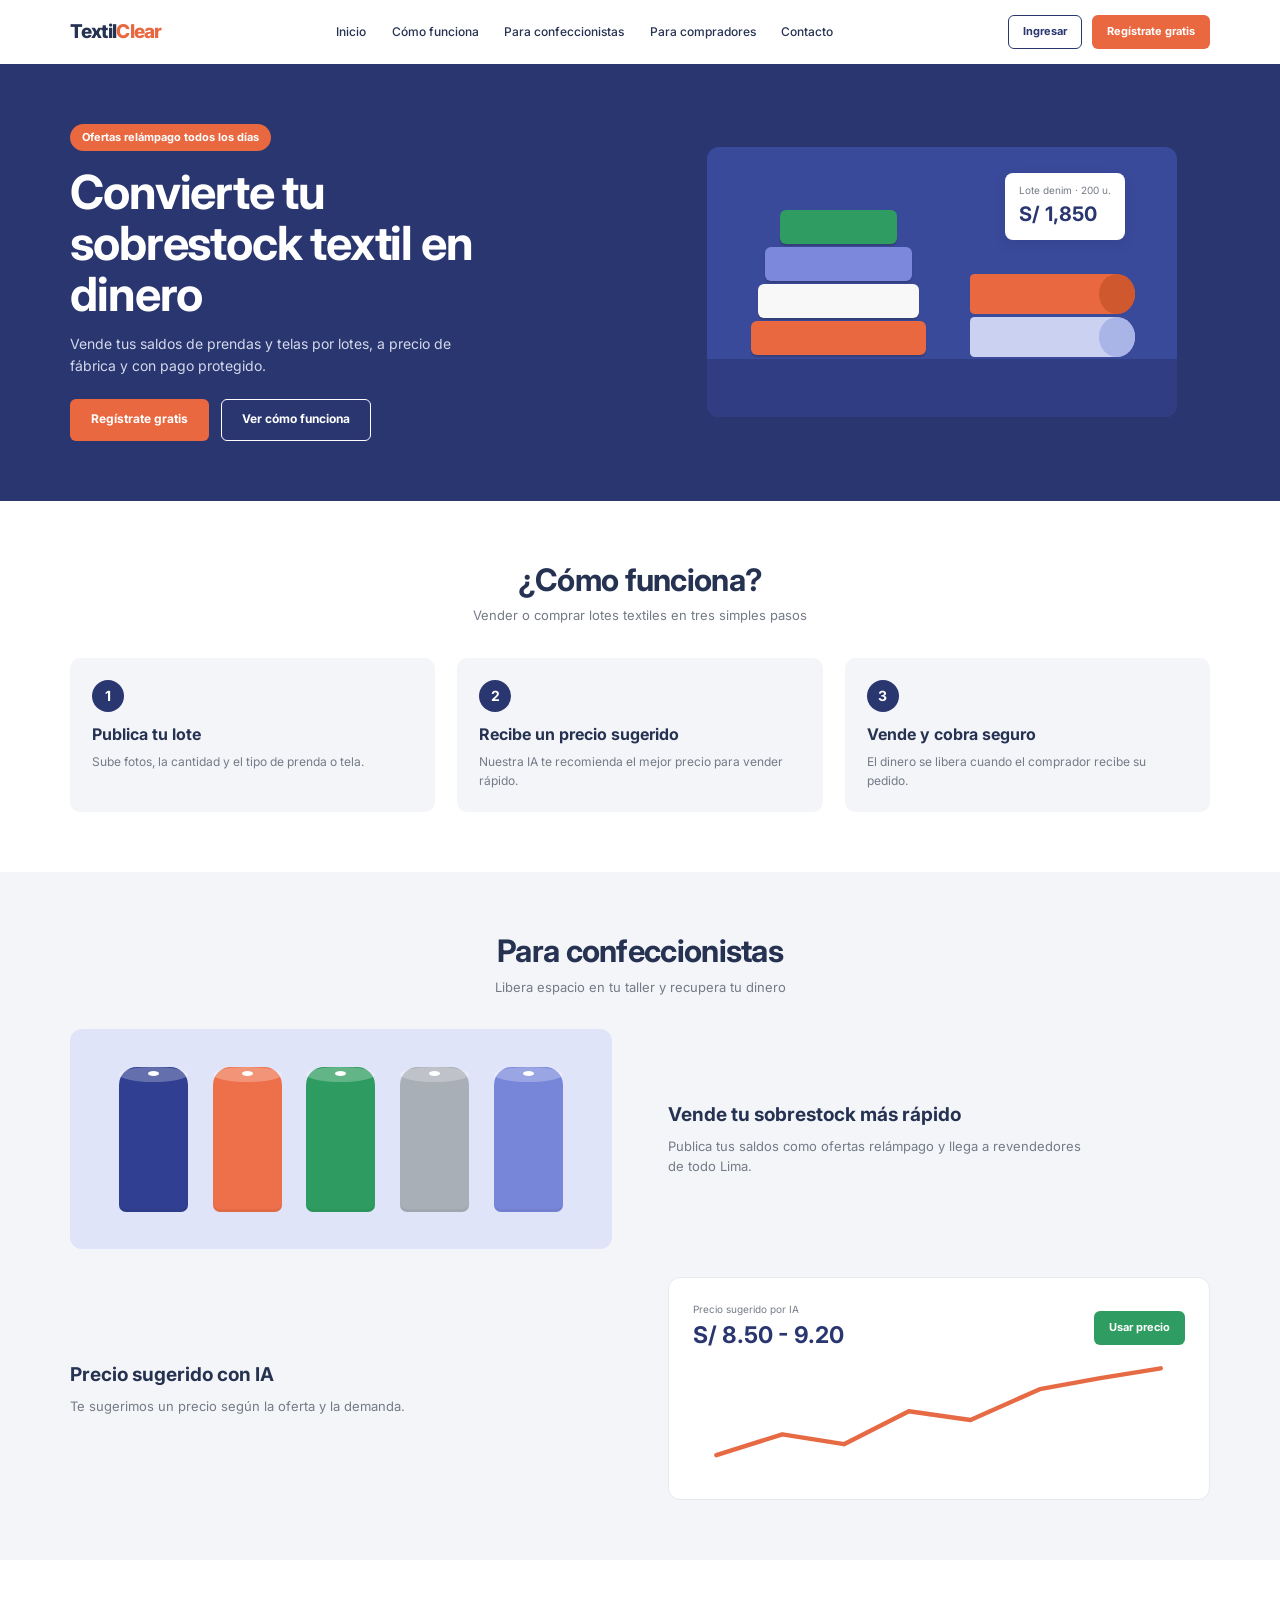
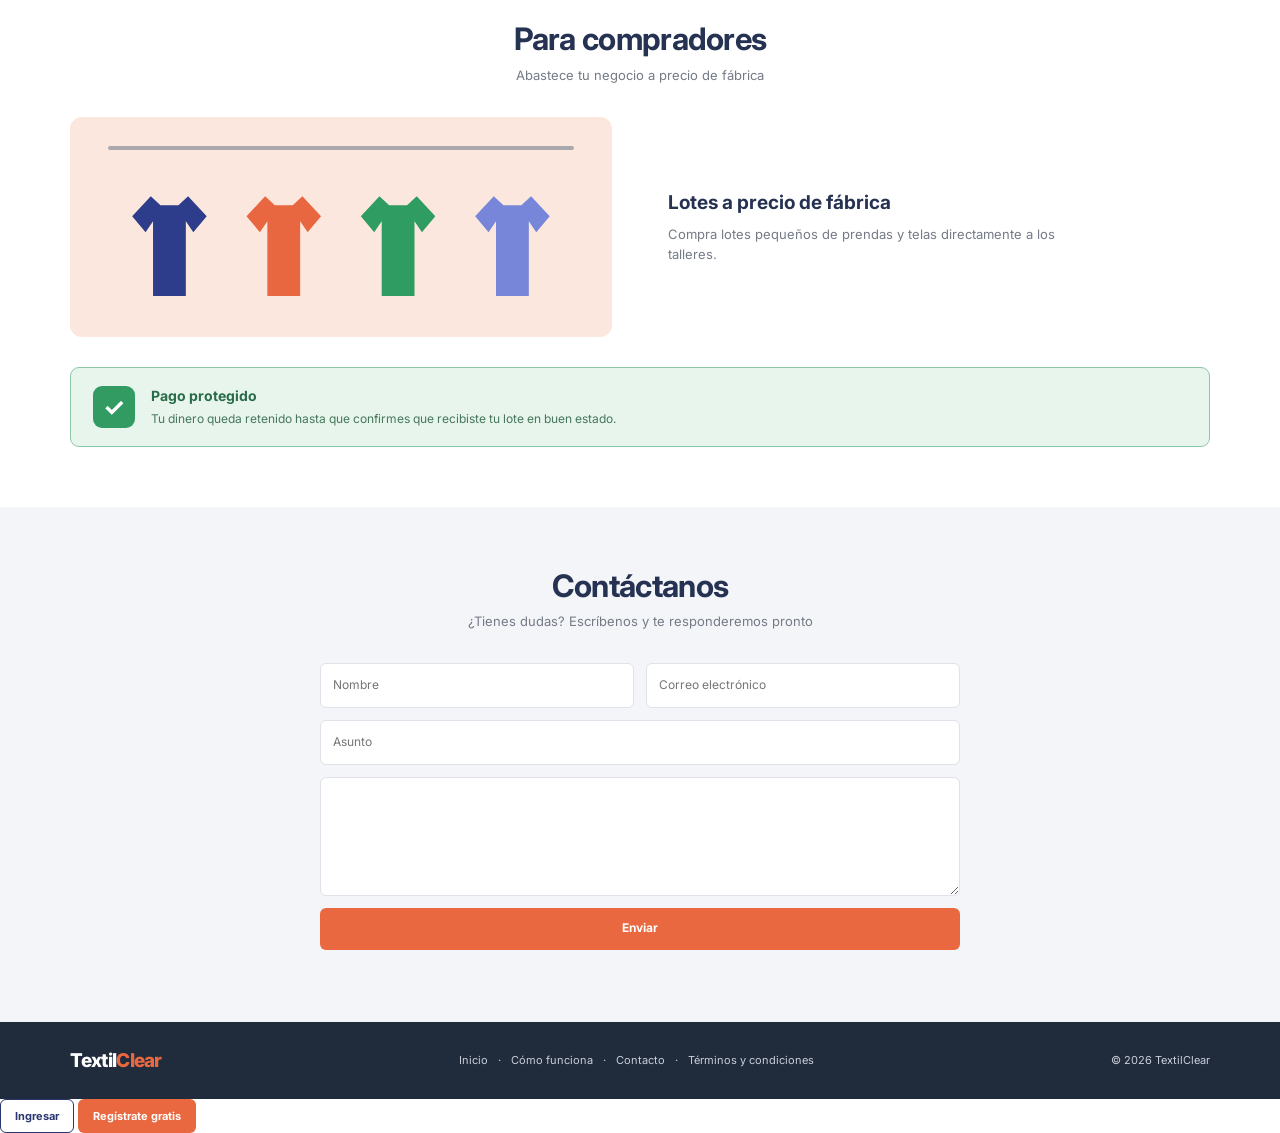
<file: index.html>
<!DOCTYPE html>
<html lang="es">

<head>
    <meta charset="UTF-8">
    <meta name="viewport" content="width=device-width, initial-scale=1.0">

    <title>TextilClear | Marketplace Textil</title>

    <link rel="stylesheet" href="styles.css">
</head>

<body>

    <!-- HEADER -->
    <header class="site-header">

        <a href="index.html" class="brand">
            Textil<span>Clear</span>
        </a>

        <nav class="nav">

            <a href="#inicio">Inicio</a>
            <a href="#como-funciona">Cómo funciona</a>
            <a href="#confeccionistas">Para confeccionistas</a>
            <a href="#compradores">Para compradores</a>
            <a href="#contacto">Contacto</a>

        </nav>

        <div class="header-actions">

            <!-- ESTE BOTÓN AHORA ABRE LOGIN -->
            <a href="login.html" class="button button-outline button-small">
                Ingresar
            </a>

            <a href="login.html" class="button button-primary button-small">
                Regístrate gratis
            </a>

        </div>

    </header>


    <main>

        <!-- HERO -->
        <section class="hero" id="inicio">

            <div class="hero-copy">

                <span class="eyebrow">
                    Ofertas relámpago todos los días
                </span>

                <h1>
                    Convierte tu
                    <br>
                    sobrestock textil en dinero
                </h1>

                <p>
                    Vende tus saldos de prendas y telas por lotes,
                    a precio de fábrica y con pago protegido.
                </p>

                <div class="hero-actions">

                    <a href="login.html"
                       class="button button-primary">
                        Regístrate gratis
                    </a>

                    <a href="#como-funciona"
                       class="button button-outline light-outline">
                        Ver cómo funciona
                    </a>

                </div>

            </div>


            <div class="hero-art">

                <div class="price-tag">

                    <small>
                        Lote denim · 200 u.
                    </small>

                    <strong>
                        S/ 1,850
                    </strong>

                </div>

                <div class="fabric-stack">

                    <span class="fabric fabric-green"></span>
                    <span class="fabric fabric-blue"></span>
                    <span class="fabric fabric-white"></span>
                    <span class="fabric fabric-orange"></span>

                </div>

                <div class="fabric-roll roll-orange"></div>
                <div class="fabric-roll roll-lilac"></div>

                <div class="art-base"></div>

            </div>

        </section>


        <!-- COMO FUNCIONA -->
        <section class="section how-section"
                 id="como-funciona">

            <div class="section-heading">

                <h2>
                    ¿Cómo funciona?
                </h2>

                <p>
                    Vender o comprar lotes textiles
                    en tres simples pasos
                </p>

            </div>


            <div class="steps">

                <article class="step-card">

                    <span class="step-number">
                        1
                    </span>

                    <h3>
                        Publica tu lote
                    </h3>

                    <p>
                        Sube fotos, la cantidad
                        y el tipo de prenda o tela.
                    </p>

                </article>


                <article class="step-card">

                    <span class="step-number">
                        2
                    </span>

                    <h3>
                        Recibe un precio sugerido
                    </h3>

                    <p>
                        Nuestra IA te recomienda
                        el mejor precio para vender rápido.
                    </p>

                </article>


                <article class="step-card">

                    <span class="step-number">
                        3
                    </span>

                    <h3>
                        Vende y cobra seguro
                    </h3>

                    <p>
                        El dinero se libera cuando
                        el comprador recibe su pedido.
                    </p>

                </article>

            </div>

        </section>


        <!-- CONFECCIONISTAS -->
        <section class="section audience-section"
                 id="confeccionistas">

            <div class="section-heading">

                <h2>
                    Para confeccionistas
                </h2>

                <p>
                    Libera espacio en tu taller
                    y recupera tu dinero
                </p>

            </div>


            <div class="feature-grid">

                <div class="fabric-illustration">

                    <div class="roll roll-navy"></div>
                    <div class="roll roll-coral"></div>
                    <div class="roll roll-green"></div>
                    <div class="roll roll-gray"></div>
                    <div class="roll roll-periwinkle"></div>

                </div>


                <div class="feature-copy">

                    <h3>
                        Vende tu sobrestock más rápido
                    </h3>

                    <p>
                        Publica tus saldos como ofertas
                        relámpago y llega a revendedores
                        de todo Lima.
                    </p>

                </div>


                <div class="feature-copy">

                    <h3>
                        Precio sugerido con IA
                    </h3>

                    <p>
                        Te sugerimos un precio según
                        la oferta y la demanda.
                    </p>

                </div>


                <div class="chart-card">

                    <div class="chart-top">

                        <div>

                            <small>
                                Precio sugerido por IA
                            </small>

                            <strong>
                                S/ 8.50 - 9.20
                            </strong>

                        </div>

                        <button
                            class="button button-green"
                            id="usePrice">

                            Usar precio

                        </button>

                    </div>

                    <svg
                        class="price-chart"
                        viewBox="0 0 420 100">

                        <polyline
                            points="8,82 68,63 124,72 183,42 239,50 302,22 357,12 412,3"
                            fill="none"
                            stroke="#e66a43"
                            stroke-width="4"
                            stroke-linecap="round"
                            stroke-linejoin="round">
                        </polyline>

                    </svg>

                    <p
                        class="price-feedback"
                        id="priceFeedback">
                    </p>

                </div>

            </div>

        </section>


        <!-- COMPRADORES -->
        <section class="section buyers-section"
                 id="compradores">

            <div class="section-heading">

                <h2>
                    Para compradores
                </h2>

                <p>
                    Abastece tu negocio a precio de fábrica
                </p>

            </div>


            <div class="buyers-grid">

                <div class="shirts-illustration">

                    <div class="hanger"></div>

                    <span class="shirt shirt-navy"></span>
                    <span class="shirt shirt-coral"></span>
                    <span class="shirt shirt-green"></span>
                    <span class="shirt shirt-blue"></span>

                </div>


                <div class="feature-copy">

                    <h3>
                        Lotes a precio de fábrica
                    </h3>

                    <p>
                        Compra lotes pequeños de prendas
                        y telas directamente a los talleres.
                    </p>

                </div>

            </div>


            <div class="secure-banner">

                <span class="shield">
                    ✓
                </span>

                <div>

                    <strong>
                        Pago protegido
                    </strong>

                    <p>
                        Tu dinero queda retenido hasta que
                        confirmes que recibiste tu lote
                        en buen estado.
                    </p>

                </div>

            </div>

        </section>


        <!-- CONTACTO -->
        <section class="section contact-section"
                 id="contacto">

            <div class="section-heading">

                <h2>
                    Contáctanos
                </h2>

                <p>
                    ¿Tienes dudas?
                    Escríbenos y te responderemos pronto
                </p>

            </div>


            <form class="contact-form"
                  id="contactForm">

                <div class="form-row">

                    <input
                        type="text"
                        name="nombre"
                        placeholder="Nombre"
                        required>

                    <input
                        type="email"
                        name="email"
                        placeholder="Correo electrónico"
                        required>

                </div>


                <input
                    type="text"
                    name="asunto"
                    placeholder="Asunto"
                    required>


                <textarea
                    name="mensaje"
                    placeholder="Mensaje"
                    rows="5"
                    required>
                </textarea>


                <button
                    type="submit"
                    class="button button-primary">

                    Enviar

                </button>


                <p
                    id="formFeedback"
                    class="form-feedback">
                </p>

            </form>

        </section>

    </main>


    <!-- FOOTER -->
    <footer class="site-footer">

        <a href="index.html"
           class="brand footer-brand">

            Textil<span>Clear</span>

        </a>


        <nav>

            <a href="#inicio">Inicio</a>

            <span>·</span>

            <a href="#como-funciona">
                Cómo funciona
            </a>

            <span>·</span>

            <a href="#contacto">
                Contacto
            </a>

            <span>·</span>

            <a href="#">
                Términos y condiciones
            </a>

        </nav>


        <small>
            © 2026 TextilClear
        </small>

    </footer>


    <script src="auth.js"></script>

</body>
<a
    href="login.html"
    class="button button-outline button-small">

    Ingresar

</a>
<a
    href="login.html"
    class="button button-primary button-small">

    Regístrate gratis

</a>

</html>
</file>
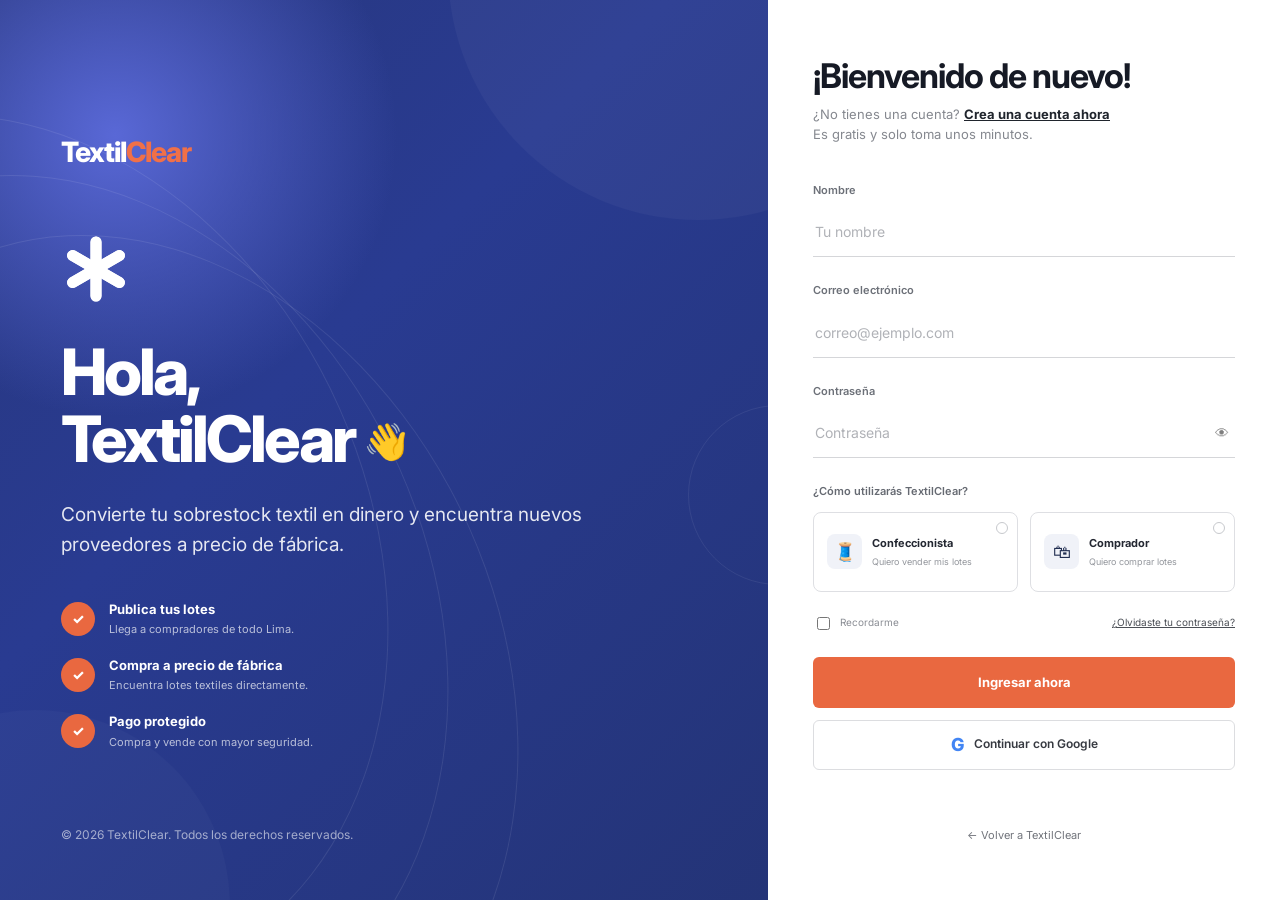
<file: dashboard.html>
<!DOCTYPE html>
<html lang="es">

<head>
    <meta charset="UTF-8">
    <meta name="viewport" content="width=device-width, initial-scale=1.0">

    <title>Panel | TextilClear</title>

    <link rel="stylesheet" href="dashboard.css">
</head>

<body class="dashboard-page">

    <!-- ICONOS -->
    <svg width="0" height="0" style="position:absolute" aria-hidden="true">
        <defs>
            <symbol id="i-home" viewBox="0 0 24 24"><path d="M3 11.5 12 4l9 7.5M5.5 10v9.5a.5.5 0 0 0 .5.5h4v-6h4v6h4a.5.5 0 0 0 .5-.5V10" fill="none" stroke="currentColor" stroke-width="1.8" stroke-linecap="round" stroke-linejoin="round"/></symbol>
            <symbol id="i-plus" viewBox="0 0 24 24"><path d="M12 5v14M5 12h14" fill="none" stroke="currentColor" stroke-width="2" stroke-linecap="round"/></symbol>
            <symbol id="i-box" viewBox="0 0 24 24"><path d="m3.5 7.5 8.5-4 8.5 4v9l-8.5 4-8.5-4v-9ZM3.5 7.5 12 11.5l8.5-4M12 11.5V20.5" fill="none" stroke="currentColor" stroke-width="1.8" stroke-linejoin="round"/></symbol>
            <symbol id="i-search" viewBox="0 0 24 24"><circle cx="11" cy="11" r="6.5" fill="none" stroke="currentColor" stroke-width="1.8"/><path d="m16 16 4.5 4.5" fill="none" stroke="currentColor" stroke-width="1.8" stroke-linecap="round"/></symbol>
            <symbol id="i-logout" viewBox="0 0 24 24"><path d="M14 4h4a2 2 0 0 1 2 2v12a2 2 0 0 1-2 2h-4M10 8l-4 4 4 4M6 12h10" fill="none" stroke="currentColor" stroke-width="1.8" stroke-linecap="round" stroke-linejoin="round"/></symbol>
            <symbol id="i-layers" viewBox="0 0 24 24"><path d="m12 3.5 9 4.5-9 4.5L3 8l9-4.5ZM3 12.5l9 4.5 9-4.5M3 16.5l9 4.5 9-4.5" fill="none" stroke="currentColor" stroke-width="1.7" stroke-linejoin="round" stroke-linecap="round"/></symbol>
            <symbol id="i-coin" viewBox="0 0 24 24"><circle cx="12" cy="12" r="8.5" fill="none" stroke="currentColor" stroke-width="1.8"/><path d="M14.5 9.2c-.5-.8-1.4-1.2-2.5-1.2-1.5 0-2.5.8-2.5 1.9 0 2.6 5.2 1.2 5.2 3.9 0 1.1-1.1 1.9-2.7 1.9-1.1 0-2.1-.4-2.6-1.2M12 6.5V8m0 8v1.5" fill="none" stroke="currentColor" stroke-width="1.6" stroke-linecap="round"/></symbol>
            <symbol id="i-chart" viewBox="0 0 24 24"><path d="M4 20V10M10 20V4M16 20v-7M22 20H2" fill="none" stroke="currentColor" stroke-width="1.9" stroke-linecap="round"/></symbol>
            <symbol id="i-tag" viewBox="0 0 24 24"><path d="M3.5 12.2V4.5a1 1 0 0 1 1-1h7.7a1 1 0 0 1 .7.3l7.3 7.3a1 1 0 0 1 0 1.4l-7.7 7.7a1 1 0 0 1-1.4 0l-7.3-7.3a1 1 0 0 1-.3-.7Z" fill="none" stroke="currentColor" stroke-width="1.7" stroke-linejoin="round"/><circle cx="8.3" cy="8.3" r="1.3" fill="currentColor"/></symbol>
        </defs>
    </svg>


    <div class="app">

        <!-- =====================================
             BARRA LATERAL
        ====================================== -->
        <aside class="sidebar">

            <a href="index.html" class="brand">Textil<span>Clear</span></a>

            <nav class="side-nav" aria-label="Navegación del panel">

                <span class="nav-label">MENÚ</span>

                <a href="#top" class="nav-link is-active">
                    <svg class="i"><use href="#i-home"/></svg> Resumen
                </a>

                <a href="#publish" class="nav-link nav-seller">
                    <svg class="i"><use href="#i-plus"/></svg> Publicar lote
                </a>
                <a href="#myLots" class="nav-link nav-seller">
                    <svg class="i"><use href="#i-box"/></svg> Mis lotes
                </a>

                <a href="#search" class="nav-link nav-buyer">
                    <svg class="i"><use href="#i-search"/></svg> Buscar lotes
                </a>
                <a href="#available" class="nav-link nav-buyer">
                    <svg class="i"><use href="#i-layers"/></svg> Lotes disponibles
                </a>

            </nav>

            <div class="side-user">

                <div class="user-card">
                    <div class="user-avatar" id="userInitial">U</div>

                    <div class="user-meta">
                        <strong id="welcomeUser">Usuario</strong>
                        <small id="userEmail">Cuenta activa</small>
                    </div>
                </div>

                <button id="logoutButton" class="logout-button" type="button">
                    <svg class="i"><use href="#i-logout"/></svg>
                    <span>Cerrar sesión</span>
                </button>

            </div>

        </aside>


        <!-- =====================================
             CONTENIDO
        ====================================== -->
        <div class="content" id="top">

            <main class="dashboard">

                <!-- BIENVENIDA -->
                <section class="hero">

                    <span class="hero-circle hero-circle-1"></span>
                    <span class="hero-circle hero-circle-2"></span>

                    <div class="hero-copy">

                        <span id="roleBadge" class="welcome-badge">USUARIO</span>

                        <h1 id="dashboardTitle">Bienvenido</h1>

                        <p id="dashboardDescription">Gestiona tu actividad en TextilClear.</p>

                        <div class="hero-actions">
                            <a href="#publish" class="btn btn-primary nav-seller">
                                <svg class="i"><use href="#i-plus"/></svg> Publicar un lote
                            </a>
                            <a href="#search" class="btn btn-primary nav-buyer">
                                <svg class="i"><use href="#i-search"/></svg> Buscar lotes
                            </a>
                        </div>

                    </div>

                    <div class="hero-symbol" aria-hidden="true">
                        <span></span><span></span><span></span>
                        <span></span><span></span><span></span>
                    </div>

                </section>


                <!-- ESTADÍSTICAS -->
                <section class="stat-grid" id="statGrid" aria-label="Resumen">

                    <article class="stat-card">
                        <div class="stat-icon tone-orange"><svg class="i"><use href="#i-box"/></svg></div>
                        <div>
                            <small id="statLabel0">Lotes</small>
                            <strong id="statValue0">0</strong>
                        </div>
                    </article>

                    <article class="stat-card">
                        <div class="stat-icon tone-blue"><svg class="i"><use href="#i-layers"/></svg></div>
                        <div>
                            <small id="statLabel1">Unidades</small>
                            <strong id="statValue1">0</strong>
                        </div>
                    </article>

                    <article class="stat-card">
                        <div class="stat-icon tone-green"><svg class="i"><use href="#i-coin"/></svg></div>
                        <div>
                            <small id="statLabel2">Valor</small>
                            <strong id="statValue2">S/ 0.00</strong>
                        </div>
                    </article>

                    <article class="stat-card">
                        <div class="stat-icon tone-navy"><svg class="i"><use href="#i-chart"/></svg></div>
                        <div>
                            <small id="statLabel3">Promedio</small>
                            <strong id="statValue3">S/ 0.00</strong>
                        </div>
                    </article>

                </section>


                <!-- =====================================
                     PANEL CONFECCIONISTA
                ====================================== -->
                <section id="sellerPanel" class="panel-seller hidden">

                    <!-- FORMULARIO -->
                    <div class="card form-card" id="publish">

                        <div class="card-head">
                            <div>
                                <h2>Publicar nuevo lote</h2>
                                <p>Completa los datos para ofrecerlo a compradores.</p>
                            </div>
                            <span class="card-chip chip-orange"><svg class="i"><use href="#i-plus"/></svg></span>
                        </div>

                        <form id="lotForm">

                            <div class="input-group">
                                <label for="lotName">Nombre del lote</label>
                                <input id="lotName" type="text" placeholder="Ej. Tela denim azul" required>
                            </div>

                            <div class="input-group">
                                <label for="lotType">Tipo de producto</label>
                                <select id="lotType" required>
                                    <option value="">Selecciona una categoría</option>
                                    <option>Tela</option>
                                    <option>Polo</option>
                                    <option>Pantalón</option>
                                    <option>Casaca</option>
                                </select>
                            </div>

                            <div class="row-2">
                                <div class="input-group">
                                    <label for="lotQuantity">Unidades</label>
                                    <input id="lotQuantity" type="number" min="1" placeholder="Ej. 500" required>
                                </div>

                                <div class="input-group">
                                    <label for="lotPrice">Precio (S/)</label>
                                    <input id="lotPrice" type="number" min="0" step="0.01" placeholder="Ej. 250.00" required>
                                </div>
                            </div>

                            <div class="input-group">
                                <label for="lotLocation">Ubicación</label>
                                <input id="lotLocation" type="text" placeholder="Ej. Villa El Salvador, Lima" required>
                            </div>

                            <div class="input-group">
                                <label for="lotDescription">Descripción</label>
                                <textarea id="lotDescription" rows="4" placeholder="Características, calidad y condiciones del lote..." required></textarea>
                            </div>

                            <button class="btn btn-primary btn-block" type="submit">
                                <svg class="i"><use href="#i-plus"/></svg> Publicar lote
                            </button>

                            <p id="lotMessage" class="form-feedback" role="status"></p>

                        </form>

                    </div>


                    <!-- MIS LOTES -->
                    <div class="card lots-card" id="myLots">

                        <div class="card-head">
                            <div>
                                <h2>Mis lotes publicados</h2>
                                <p>Los productos que has registrado en TextilClear.</p>
                            </div>
                            <span class="count-pill" id="sellerCount">0</span>
                        </div>

                        <div id="sellerLots" class="lot-grid"></div>

                    </div>

                </section>


                <!-- =====================================
                     PANEL COMPRADOR
                ====================================== -->
                <section id="buyerPanel" class="panel-buyer hidden">

                    <!-- BUSCADOR -->
                    <div class="card search-card" id="search">

                        <div class="card-head">
                            <div>
                                <h2>¿Qué estás buscando?</h2>
                                <p>Busca por nombre, categoría o ubicación.</p>
                            </div>
                        </div>

                        <div class="search-wrapper">
                            <svg class="i"><use href="#i-search"/></svg>
                            <input type="text" id="searchLot" class="search-input"
                                   placeholder="Buscar tela, polo, pantalón, Lima...">
                        </div>

                    </div>


                    <!-- PRODUCTOS -->
                    <div class="card lots-card" id="available">

                        <div class="card-head">
                            <div>
                                <h2>Lotes disponibles</h2>
                                <p>Productos publicados por confeccionistas.</p>
                            </div>
                            <span class="count-pill" id="buyerCount">0</span>
                        </div>

                        <div id="buyerLots" class="lot-grid"></div>

                    </div>

                </section>


                <footer class="dash-footer">
                    <span>© 2026 TextilClear. Conectando confeccionistas y compradores textiles.</span>
                </footer>

            </main>

        </div>

    </div>


    <script src="auth.js"></script>

</body>
</html>
</file>
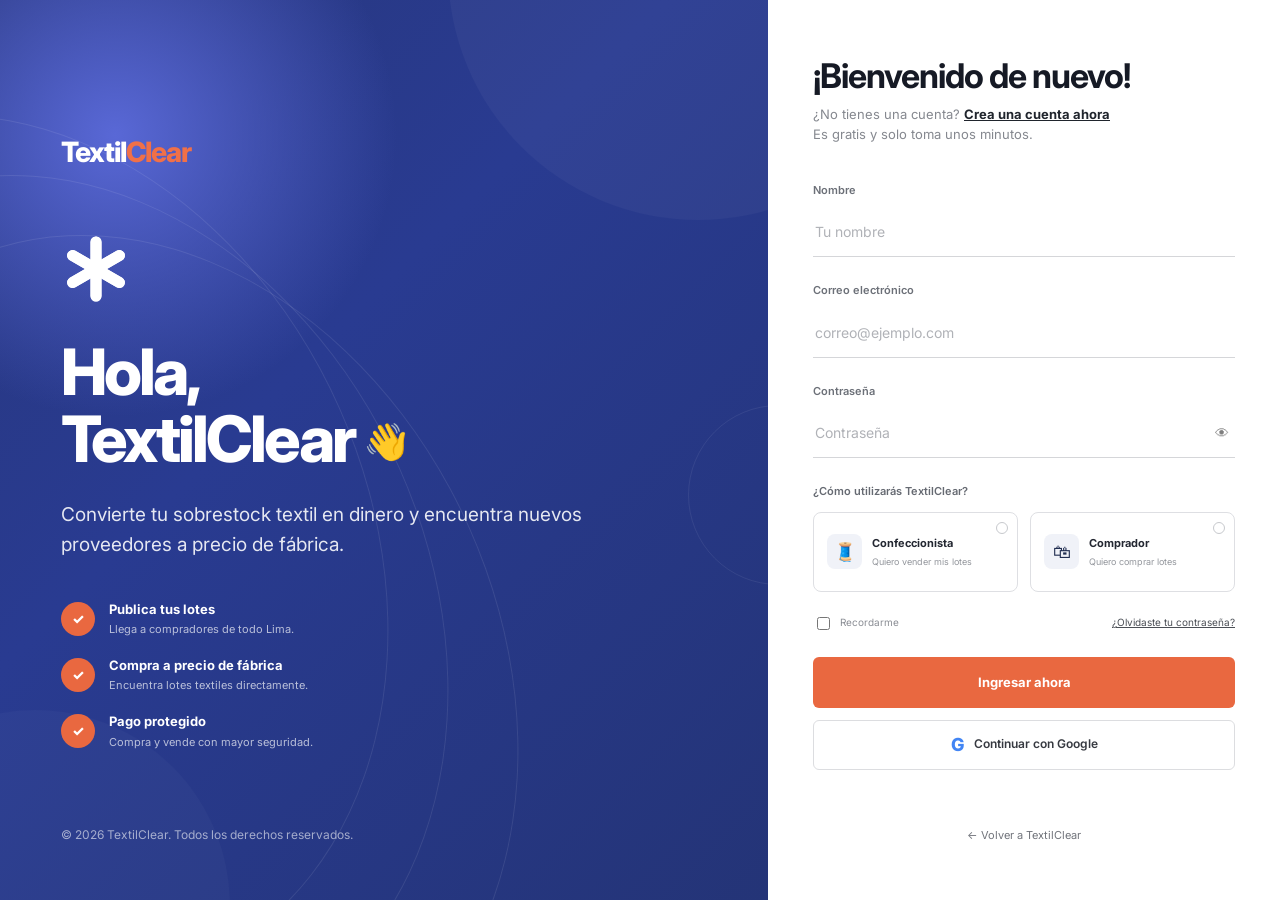
<file: login.html>
<!DOCTYPE html>
<html lang="es">

<head>
    <meta charset="UTF-8">

    <meta name="viewport"
          content="width=device-width, initial-scale=1.0">

    <title>Ingresar | TextilClear</title>

    <!-- CSS GENERAL -->
    <link rel="stylesheet" href="styles.css">

    <!-- CSS ESPECÍFICO DEL LOGIN -->
    <link rel="stylesheet" href="login.css">

</head>

<body class="login-page">

    <main class="login-layout">

        <!-- =========================================
             PANEL IZQUIERDO
        ========================================== -->

        <section class="login-left">

            <!-- Decoraciones -->
            <div class="circle circle-one"></div>
            <div class="circle circle-two"></div>
            <div class="circle circle-three"></div>

            <div class="curved-line curved-line-one"></div>
            <div class="curved-line curved-line-two"></div>
            <div class="curved-line curved-line-three"></div>


            <!-- CONTENIDO -->

            <div class="login-left-content">

                <!-- LOGO -->

                <a href="index.html"
                   class="login-logo">

                    <span class="logo-text">
                        Textil
                    </span>

                    <span class="logo-orange">
                        Clear
                    </span>

                </a>


                <!-- ÍCONO -->

                <div class="logo-symbol">

                    <span></span>
                    <span></span>
                    <span></span>
                    <span></span>
                    <span></span>
                    <span></span>

                </div>


                <h1>
                    Hola,
                    <br>
                    TextilClear
                    <span class="wave">👋</span>
                </h1>


                <p class="login-description">

                    Convierte tu sobrestock textil
                    en dinero y encuentra nuevos
                    proveedores a precio de fábrica.

                </p>


                <!-- BENEFICIOS -->

                <div class="login-benefits">

                    <div class="benefit">

                        <div class="benefit-icon">
                            ✓
                        </div>

                        <div>
                            <strong>
                                Publica tus lotes
                            </strong>

                            <span>
                                Llega a compradores de todo Lima.
                            </span>
                        </div>

                    </div>


                    <div class="benefit">

                        <div class="benefit-icon">
                            ✓
                        </div>

                        <div>
                            <strong>
                                Compra a precio de fábrica
                            </strong>

                            <span>
                                Encuentra lotes textiles directamente.
                            </span>

                        </div>

                    </div>


                    <div class="benefit">

                        <div class="benefit-icon">
                            ✓
                        </div>

                        <div>

                            <strong>
                                Pago protegido
                            </strong>

                            <span>
                                Compra y vende con mayor seguridad.
                            </span>

                        </div>

                    </div>

                </div>

            </div>


            <!-- FOOTER IZQUIERDO -->

            <div class="login-left-footer">

                © 2026 TextilClear.
                Todos los derechos reservados.

            </div>

        </section>



        <!-- =========================================
             PANEL DERECHO
        ========================================== -->

        <section class="login-right">

            <div class="login-form-container">


                <!-- LOGO PARA MOBILE -->

                <a href="index.html"
                   class="mobile-logo">

                    Textil<span>Clear</span>

                </a>


                <h2>
                    ¡Bienvenido de nuevo!
                </h2>


                <p class="login-intro">

                    ¿No tienes una cuenta?

                    <a href="#">
                        Crea una cuenta ahora
                    </a>

                    <br>

                    Es gratis y solo toma unos minutos.

                </p>


                <!-- FORMULARIO -->

                <form id="loginForm">


                    <!-- NOMBRE -->

                    <div class="modern-input">

                        <label for="nombre">
                            Nombre
                        </label>

                        <input
                            type="text"
                            id="nombre"
                            name="nombre"
                            placeholder="Tu nombre"
                            autocomplete="name"
                            required>

                    </div>



                    <!-- EMAIL -->

                    <div class="modern-input">

                        <label for="email">
                            Correo electrónico
                        </label>

                        <input
                            type="email"
                            id="email"
                            name="email"
                            placeholder="correo@ejemplo.com"
                            autocomplete="email"
                            required>

                    </div>



                    <!-- CONTRASEÑA -->

                    <div class="modern-input">

                        <label for="password">
                            Contraseña
                        </label>


                        <div class="password-wrapper">

                            <input
                                type="password"
                                id="password"
                                name="password"
                                placeholder="Contraseña"
                                autocomplete="current-password"
                                required>


                            <button
                                type="button"
                                id="togglePassword"
                                class="password-toggle"
                                aria-label="Mostrar contraseña">

                                👁

                            </button>

                        </div>

                    </div>



                    <!-- ROL -->

                    <div class="role-title">

                        ¿Cómo utilizarás TextilClear?

                    </div>


                    <div class="role-selector">


                        <!-- CONFECCIONISTA -->

                        <label class="role-card">

                            <input
                                type="radio"
                                name="rol"
                                value="confeccionista"
                                required>


                            <span class="role-card-content">

                                <span class="role-icon">
                                    🧵
                                </span>


                                <span class="role-info">

                                    <strong>
                                        Confeccionista
                                    </strong>

                                    <small>
                                        Quiero vender mis lotes
                                    </small>

                                </span>


                                <span class="radio-circle"></span>

                            </span>

                        </label>



                        <!-- COMPRADOR -->

                        <label class="role-card">

                            <input
                                type="radio"
                                name="rol"
                                value="comprador">


                            <span class="role-card-content">

                                <span class="role-icon">
                                    🛍
                                </span>


                                <span class="role-info">

                                    <strong>
                                        Comprador
                                    </strong>

                                    <small>
                                        Quiero comprar lotes
                                    </small>

                                </span>


                                <span class="radio-circle"></span>

                            </span>

                        </label>

                    </div>



                    <!-- OPCIONES -->

                    <div class="form-options">

                        <label class="remember">

                            <input
                                type="checkbox"
                                id="remember">

                            <span>
                                Recordarme
                            </span>

                        </label>


                        <a href="#"
                           class="forgot-password">

                            ¿Olvidaste tu contraseña?

                        </a>

                    </div>



                    <!-- BOTÓN -->

                    <button
                        type="submit"
                        class="login-button">

                        Ingresar ahora

                    </button>


                    <!-- GOOGLE -->

                    <button
                        type="button"
                        class="google-button"
                        id="googleButton">

                        <span class="google-g">
                            G
                        </span>

                        Continuar con Google

                    </button>


                    <!-- MENSAJE -->

                    <p
                        id="loginMessage"
                        class="login-message">
                    </p>


                </form>


                <!-- VOLVER -->

                <a href="index.html"
                   class="back-link">

                    ← Volver a TextilClear

                </a>


            </div>

        </section>

    </main>


    <script src="auth.js"></script>

</body>

</html>
</file>
<file: styles.css>
@import url('https://fonts.googleapis.com/css2?family=Inter:wght@400;500;600;700;800&display=swap');

:root {
  --navy: #29366f;
  --navy-dark: #202b3b;
  --orange: #e96840;
  --green: #2f9d61;
  --blue: #7483d8;
  --text: #263252;
  --muted: #747b87;
  --pale: #f4f5f8;
  --white: #fff;
}
* { box-sizing: border-box; }
html { scroll-behavior: smooth; scroll-padding-top: 82px; }
body { margin: 0; color: var(--text); font-family: Inter, Arial, sans-serif; font-size: 14px; line-height: 1.55; }
a { color: inherit; text-decoration: none; }
button, input, textarea { font: inherit; }
.site-header { min-height: 64px; display: flex; align-items: center; justify-content: space-between; gap: 24px; padding: 12px clamp(22px, 5.5vw, 72px); background: #fff; }
.brand { font-weight: 800; font-size: 19px; letter-spacing: -.7px; white-space: nowrap; }
.brand span { color: var(--orange); }
.nav, .header-actions { display: flex; align-items: center; gap: clamp(14px, 2vw, 28px); }
.nav a { font-size: 12px; font-weight: 500; }
.nav a:hover, .site-footer a:hover { color: var(--orange); }
.header-actions { gap: 10px; }
.button { display: inline-flex; align-items: center; justify-content: center; min-height: 42px; padding: 0 20px; border: 1px solid transparent; border-radius: 6px; cursor: pointer; font-size: 12px; font-weight: 700; transition: transform .2s, filter .2s; }
.button:hover { filter: brightness(.96); transform: translateY(-1px); }
.button-primary { color: #fff; background: var(--orange); }
.button-outline { border-color: var(--navy); color: var(--navy); background: transparent; }
.button-small { min-height: 34px; padding: 0 14px; font-size: 11px; }
.menu-toggle { display: none; border: 0; background: transparent; font-size: 25px; color: var(--navy); cursor: pointer; }
.hero { display: grid; grid-template-columns: 1fr 1fr; align-items: center; gap: 6%; min-height: 390px; padding: 60px clamp(24px, 5.5vw, 72px); background: var(--navy); color: #fff; }
.hero-copy { max-width: 500px; }
.eyebrow { display: inline-block; margin-bottom: 16px; padding: 5px 12px; border-radius: 20px; color: #fff; background: var(--orange); font-size: 11px; font-weight: 700; }
h1 { max-width: 520px; margin: 0 0 14px; font-size: clamp(32px, 3.7vw, 47px); line-height: 1.08; letter-spacing: -1.2px; }
.hero-copy p { max-width: 420px; margin: 0 0 22px; color: #d4d9eb; font-size: 14px; }
.hero-actions { display: flex; gap: 12px; flex-wrap: wrap; }
.light-outline { border-color: #fff; color: #fff; }
.hero-art { position: relative; height: 270px; max-width: 470px; width: 100%; justify-self: center; overflow: hidden; border-radius: 12px; background: #3a4a9a; }
.art-base { position: absolute; bottom: 0; left: 0; width: 100%; height: 58px; background: #303d83; }
.fabric-stack { position: absolute; left: 9%; bottom: 62px; z-index: 1; display: flex; flex-direction: column; align-items: center; gap: 3px; width: 38%; }
.fabric { display: block; width: 82%; height: 34px; border-radius: 6px; box-shadow: 0 2px 1px #2224; }
.fabric-green { background: #2f9d61; width: 65%; }
.fabric-blue { background: #7b88dc; }
.fabric-white { background: #f8f8f8; width: 90%; }
.fabric-orange { background: var(--orange); width: 98%; }
.price-tag { position: absolute; top: 26px; right: 11%; z-index: 2; padding: 10px 14px; border-radius: 8px; background: #fff; color: var(--navy); box-shadow: 0 4px 12px #17205222; }
.price-tag small, .chart-top small { display: block; color: var(--muted); font-size: 10px; }
.price-tag strong { display: block; font-size: 20px; }
.fabric-roll { position: absolute; right: 9%; z-index: 1; width: 35%; height: 40px; border-radius: 5px 22px 22px 5px; }
.roll-orange { top: 47%; background: var(--orange); }
.roll-orange::after, .roll-lilac::after { content: ""; position: absolute; right: 0; width: 36px; height: 40px; border-radius: 50%; background: #cf582f; }
.roll-lilac { top: 63%; background: #cbd1f0; }
.roll-lilac::after { background: #aab5e7; }
.section { padding: 60px clamp(24px, 5.5vw, 72px); }
.section-heading { text-align: center; margin-bottom: 32px; }
.section-heading h2 { margin: 0 0 6px; font-size: clamp(24px, 2.5vw, 31px); line-height: 1.25; letter-spacing: -.7px; }
.section-heading p { margin: 0; color: var(--muted); font-size: 13px; }
.steps { display: grid; grid-template-columns: repeat(3, 1fr); gap: 22px; }
.step-card { min-height: 145px; padding: 22px; border-radius: 10px; background: var(--pale); }
.step-number { display: grid; place-items: center; width: 32px; height: 32px; margin-bottom: 12px; border-radius: 50%; background: var(--navy); color: white; font-weight: 700; }
h3 { margin: 0 0 8px; font-size: 16px; line-height: 1.35; }
.step-card p, .feature-copy p, .secure-banner p { margin: 0; color: var(--muted); font-size: 12px; }
.audience-section, .contact-section { background: #f4f5f8; }
.feature-grid { display: grid; grid-template-columns: 1fr 1fr; align-items: center; gap: 28px 5%; }
.fabric-illustration { display: flex; align-items: center; justify-content: space-evenly; min-height: 220px; padding: 24px; border-radius: 12px; background: #e0e4f8; }
.roll { position: relative; width: 14%; height: 145px; border-radius: 18px 18px 7px 7px; box-shadow: inset 0 -3px 0 #0000000c; }
.roll::before { content: ""; position: absolute; top: 0; left: 0; width: 100%; height: 15px; border-radius: 50%; background: #ffffff40; }
.roll::after { content: ""; position: absolute; top: 4px; left: 42%; width: 16%; height: 5px; border-radius: 50%; background: #fff; }
.roll-navy { background: #303f91; }.roll-coral { background: #ed704b; }.roll-green { background: #2e9c60; }.roll-gray { background: #a9afb7; }.roll-periwinkle { background: #7886d9; }
.feature-copy { padding: 10px 0; }
.feature-copy h3 { font-size: 19px; }
.feature-copy p { max-width: 420px; font-size: 13px; }
.price-copy { align-self: center; }
.chart-card { padding: 24px; border: 1px solid #e7e9ee; border-radius: 12px; background: white; }
.chart-top { display: flex; justify-content: space-between; align-items: center; gap: 12px; }
.chart-top strong { display: block; color: var(--navy); font-size: 23px; }
.button-green { min-height: 34px; padding: 0 14px; color: white; background: var(--green); font-size: 11px; }
.price-chart { display: block; width: 100%; height: 110px; margin-top: 12px; overflow: visible; }
.price-feedback { min-height: 0; margin: 0; color: var(--green); font-size: 12px; }
.buyers-grid { display: grid; grid-template-columns: 1fr 1fr; gap: 5%; align-items: center; }
.shirts-illustration { position: relative; display: flex; align-items: center; justify-content: space-evenly; min-height: 220px; padding: 35px 22px 22px; border-radius: 12px; background: #fce7df; }
.hanger { position: absolute; top: 29px; left: 7%; right: 7%; height: 4px; border-radius: 4px; background: #a9a9ad; }
.shirt { position: relative; width: 15%; height: 100px; margin-top: 25px; clip-path: polygon(25% 0, 0 20%, 18% 36%, 28% 25%, 28% 100%, 72% 100%, 72% 25%, 82% 36%, 100% 20%, 75% 0, 62% 9%, 38% 9%); }
.shirt-navy { background: #2d3d8c; }.shirt-coral { background: #e96740; }.shirt-green { background: #2f9d61; }.shirt-blue { background: #7886d9; }
.secure-banner { display: flex; align-items: center; gap: 16px; margin-top: 30px; padding: 17px 22px; border: 1px solid #8fc6a7; border-radius: 9px; background: #e7f5ec; color: #286c48; }
.shield { display: grid; place-items: center; flex: 0 0 42px; height: 42px; border-radius: 9px; background: #319b62; color: white; font-size: 25px; font-weight: 700; }
.secure-banner strong { display: block; margin-bottom: 3px; font-size: 14px; }
.secure-banner p { color: #47775b; }
.contact-form { display: grid; gap: 12px; width: min(100%, 640px); margin: 0 auto; }
.form-row { display: grid; grid-template-columns: 1fr 1fr; gap: 12px; }
.contact-form input, .contact-form textarea { display: block; width: 100%; padding: 12px; border: 1px solid #dfe2e8; border-radius: 6px; outline: none; background: #fff; color: var(--text); font-size: 12px; }
.contact-form input:focus, .contact-form textarea:focus { border-color: var(--blue); box-shadow: 0 0 0 3px #7886d922; }
.contact-form textarea { resize: vertical; min-height: 110px; }
.submit-button { width: 100%; }
.form-feedback { margin: 0; text-align: center; color: var(--green); font-size: 12px; }
.sr-only { position: absolute; width: 1px; height: 1px; padding: 0; margin: -1px; overflow: hidden; clip: rect(0,0,0,0); white-space: nowrap; border: 0; }
.site-footer { display: flex; align-items: center; justify-content: space-between; gap: 20px; padding: 24px clamp(24px, 5.5vw, 72px); color: #c9cfdb; background: var(--navy-dark); }
.footer-brand { color: white; }
.site-footer nav { display: flex; flex-wrap: wrap; justify-content: center; gap: 10px; font-size: 11px; }
.site-footer small { white-space: nowrap; font-size: 11px; }
@media (max-width: 900px) {
  .site-header { flex-wrap: wrap; gap: 12px; }
  .menu-toggle { display: block; margin-left: auto; }
  .nav { display: none; order: 4; width: 100%; align-items: flex-start; flex-direction: column; gap: 0; padding: 8px 0; }
  .nav.open { display: flex; }
  .nav a { width: 100%; padding: 10px 0; }
  .header-actions { margin-left: 0; }
  .hero { gap: 28px; }
  .hero-art { height: 240px; }
  .site-footer { flex-wrap: wrap; }
}
@media (max-width: 640px) {
  .site-header { padding: 14px 20px; }
  .header-actions { width: 100%; }
  .header-actions .button { flex: 1; }
  .hero { grid-template-columns: 1fr; padding: 48px 22px; }
  h1 { font-size: 36px; }
  .hero-art { max-width: 440px; }
  .section { padding: 46px 22px; }
  .steps, .feature-grid, .buyers-grid { grid-template-columns: 1fr; }
  .steps { gap: 12px; }
  .step-card { min-height: 0; }
  .fabric-illustration, .shirts-illustration { min-height: 190px; }
  .feature-copy { padding: 0; }
  .price-copy { margin-top: 8px; }
  .chart-card { padding: 18px; }
  .chart-top strong { font-size: 19px; }
  .form-row { grid-template-columns: 1fr; }
  .site-footer { flex-direction: column; text-align: center; }
  .site-footer nav { gap: 7px; }
  /* =====================================================
   LOGIN
   ===================================================== */

.login-page {

    min-height: 100vh;

    display: flex;

    align-items: center;

    justify-content: center;

    padding: 40px 20px;

    background: #29366f;

}


.login-container {

    display: grid;

    grid-template-columns: 1fr 1fr;

    width: min(1000px, 100%);

    min-height: 600px;

    border-radius: 18px;

    overflow: hidden;

    background: white;

    box-shadow:
        0 20px 60px rgba(0,0,0,.2);

}


.login-info {

    padding: 60px;

    display: flex;

    flex-direction: column;

    justify-content: center;

    color: white;

    background: #29366f;

}


.login-brand {

    color: white;

    margin-bottom: 50px;

}


.login-info h1 {

    margin-bottom: 20px;

    font-size: 38px;

    line-height: 1.1;

}


.login-info p {

    max-width: 400px;

    color: #d8dcef;

}


.login-benefits {

    margin-top: 35px;

    display: flex;

    flex-direction: column;

    gap: 18px;

}


.login-benefits div {

    display: flex;

    align-items: center;

    gap: 12px;

}


.login-benefits strong {

    display: grid;

    place-items: center;

    width: 30px;

    height: 30px;

    border-radius: 50%;

    color: white;

    background: #2f9d61;

}


.login-card {

    padding: 55px;

    display: flex;

    flex-direction: column;

    justify-content: center;

}


.login-card h2 {

    margin: 0;

    font-size: 30px;

}


.login-subtitle {

    margin-top: 6px;

    margin-bottom: 30px;

    color: #747b87;

}


.input-group {

    margin-bottom: 18px;

}


.input-group label {

    display: block;

    margin-bottom: 7px;

    font-size: 12px;

    font-weight: 600;

}


.input-group input,
.input-group select,
.input-group textarea {

    width: 100%;

    padding: 13px;

    border: 1px solid #dfe2e8;

    border-radius: 7px;

    outline: none;

    background: white;

}


.input-group input:focus,
.input-group select:focus,
.input-group textarea:focus {

    border-color: #7483d8;

}


.role-selector {

    display: grid;

    grid-template-columns: 1fr 1fr;

    gap: 12px;

}


.role-option {

    cursor: pointer;

}


.role-option input {

    display: none;

}


.role-box {

    padding: 15px;

    border: 2px solid #e3e5eb;

    border-radius: 10px;

    transition: .2s;

}


.role-option input:checked + .role-box {

    border-color: #e96840;

    background: #fff5f1;

}


.role-icon {

    display: block;

    margin-bottom: 8px;

    font-size: 25px;

}


.role-box strong {

    display: block;

    font-size: 13px;

}


.role-box small {

    display: block;

    margin-top: 3px;

    color: #747b87;

    font-size: 10px;

}


.login-submit {

    width: 100%;

    margin-top: 10px;

}


.login-message {

    min-height: 20px;

    margin: 10px 0 0;

    text-align: center;

    color: #e96840;

    font-size: 12px;

}


.back-home {

    margin-top: 20px;

    text-align: center;

    font-size: 12px;

    color: #29366f;

}



/* =====================================================
   DASHBOARD
   ===================================================== */

.dashboard-page {

    min-height: 100vh;

    background: #f4f5f8;

}


.dashboard-header {

    display: flex;

    align-items: center;

    justify-content: space-between;

    padding: 15px 6%;

    background: white;

    border-bottom: 1px solid #e8e9ee;

}


.user-menu {

    display: flex;

    align-items: center;

    gap: 15px;

    font-size: 12px;

    font-weight: 600;

}


.dashboard {

    width: min(1200px, 90%);

    margin: auto;

    padding: 50px 0;

}


.dashboard-welcome {

    padding: 35px;

    margin-bottom: 30px;

    border-radius: 14px;

    color: white;

    background: #29366f;

}


.dashboard-welcome h1 {

    margin: 12px 0 8px;

}


.dashboard-welcome p {

    margin: 0;

    color: #d6dbed;

}


.dashboard-role {

    margin: 0;

}


.dashboard-section {

    display: block;

}


.hidden {

    display: none !important;

}


.dashboard-title {

    margin-bottom: 20px;

}


.dashboard-title h2 {

    margin-bottom: 5px;

}


.dashboard-title p {

    margin: 0;

    color: #747b87;

}


.dashboard-card {

    margin-bottom: 25px;

    padding: 25px;

    border-radius: 12px;

    background: white;

    border: 1px solid #e5e7eb;

}


.dashboard-card h3 {

    margin-bottom: 20px;

}


.dashboard-form-grid {

    display: grid;

    grid-template-columns:
        repeat(2, 1fr);

    gap: 18px;

}


.dashboard-card textarea {

    width: 100%;

    resize: vertical;

    margin-bottom: 15px;

}


.dashboard-card select {

    width: 100%;

    padding: 13px;

}


.lot-grid {

    display: grid;

    grid-template-columns:
        repeat(3, 1fr);

    gap: 18px;

}


.lot-card {

    padding: 20px;

    border: 1px solid #e2e4e9;

    border-radius: 10px;

    background: #fff;

    transition: .2s;

}


.lot-card:hover {

    transform: translateY(-3px);

    box-shadow:
        0 8px 25px rgba(0,0,0,.07);

}


.lot-card-top {

    display: flex;

    justify-content: space-between;

    margin-bottom: 12px;

}


.lot-tag {

    padding: 5px 10px;

    border-radius: 20px;

    color: #29366f;

    background: #e6e9fa;

    font-size: 10px;

    font-weight: 700;

}


.lot-card h3 {

    margin-bottom: 8px;

}


.lot-card p {

    color: #747b87;

    font-size: 12px;

}


.lot-details {

    display: flex;

    flex-direction: column;

    gap: 5px;

    margin: 15px 0;

    color: #747b87;

    font-size: 11px;

}


.lot-price {

    display: block;

    margin-bottom: 15px;

    color: #29366f;

    font-size: 21px;

}


.buy-button {

    width: 100%;

}


.search-box input {

    width: 100%;

    padding: 15px;

    border: 1px solid #dddfe5;

    border-radius: 8px;

    outline: none;

}


.empty-state {

    padding: 30px;

    text-align: center;

    color: #747b87;

    background: #f7f8fa;

    border-radius: 10px;

}


.empty-state strong {

    display: block;

    color: #29366f;

    margin-bottom: 5px;

}



/* =====================================================
   RESPONSIVE
   ===================================================== */

@media (max-width: 800px) {

    .login-container {

        grid-template-columns: 1fr;

    }


    .login-info {

        padding: 40px;

    }


    .login-info h1 {

        font-size: 30px;

    }


    .login-brand {

        margin-bottom: 25px;

    }


    .login-card {

        padding: 40px 25px;

    }


    .lot-grid {

        grid-template-columns: 1fr;

    }


    .dashboard-form-grid {

        grid-template-columns: 1fr;

    }

}


@media (max-width: 600px) {

    .login-info {

        display: none;

    }


    .login-container {

        min-height: auto;

    }


    .role-selector {

        grid-template-columns: 1fr;

    }


    .dashboard {

        width: 94%;

    }


    .dashboard-header {

        padding: 15px 3%;

    }


    .user-menu span {

        display: none;

    }

}
}
</file>
<file: dashboard.css>
@import url('https://fonts.googleapis.com/css2?family=Inter:wght@400;500;600;700;800&display=swap');

/* =====================================================
   TEXTILCLEAR · DASHBOARD
   Autocontenido: ya no depende de styles.css
===================================================== */

:root {
    --navy: #29366f;
    --navy-deep: #202b5e;
    --orange: #e96840;
    --orange-soft: #fdeee8;
    --blue: #7483d8;
    --blue-soft: #eef0fb;
    --green: #2f9d61;
    --green-soft: #e7f5ec;
    --bg: #f4f5f9;
    --card: #ffffff;
    --line: #e6e8f0;
    --text: #263252;
    --muted: #747b87;
    --radius: 16px;
    --shadow: 0 1px 2px rgba(32, 43, 94, .04), 0 8px 24px rgba(32, 43, 94, .05);
}

* { box-sizing: border-box; }

html { scroll-behavior: smooth; scroll-padding-top: 24px; }

body.dashboard-page {
    margin: 0;
    min-height: 100vh;
    background: var(--bg);
    color: var(--text);
    font-family: Inter, Arial, Helvetica, sans-serif;
    font-size: 14px;
    line-height: 1.55;
}

a { color: inherit; text-decoration: none; }
button, input, select, textarea { font: inherit; }
h1, h2, h3, p { margin: 0; }

.hidden { display: none !important; }

.i { width: 18px; height: 18px; flex: none; }

/* Visibilidad según rol (lo define auth.js en <body data-role>) */
body:not([data-role="confeccionista"]) .nav-seller,
body:not([data-role="comprador"]) .nav-buyer { display: none !important; }


/* =====================================================
   LAYOUT
===================================================== */

.app {
    display: grid;
    grid-template-columns: 264px minmax(0, 1fr);
    min-height: 100vh;
}

.content { min-width: 0; }

.dashboard {
    width: 100%;
    max-width: 1280px;
    margin: 0 auto;
    padding: 32px clamp(20px, 3.4vw, 48px) 24px;
    display: flex;
    flex-direction: column;
    gap: 24px;
}


/* =====================================================
   BARRA LATERAL
===================================================== */

.sidebar {
    position: sticky;
    top: 0;
    height: 100vh;
    display: flex;
    flex-direction: column;
    gap: 36px;
    padding: 30px 20px 22px;
    overflow: hidden;
    color: #fff;
    background:
        radial-gradient(circle at 15% 6%, #5968d6 0%, transparent 32%),
        linear-gradient(165deg, #28377d 0%, #293b91 48%, #243477 100%);
}

.sidebar::before,
.sidebar::after {
    content: "";
    position: absolute;
    border-radius: 50%;
    background: rgba(255, 255, 255, .04);
    pointer-events: none;
}
.sidebar::before { width: 300px; height: 300px; right: -170px; bottom: 90px; }
.sidebar::after  { width: 220px; height: 220px; left: -120px; bottom: -80px; }

.sidebar > * { position: relative; z-index: 1; }

.brand {
    padding: 0 10px;
    font-size: 25px;
    font-weight: 800;
    letter-spacing: -1px;
    color: #fff;
}
.brand span { color: #f07048; }

.side-nav {
    display: flex;
    flex-direction: column;
    gap: 4px;
}

.nav-label {
    margin: 0 10px 8px;
    color: rgba(255, 255, 255, .5);
    font-size: 10px;
    font-weight: 700;
    letter-spacing: 1.6px;
}

.nav-link {
    display: flex;
    align-items: center;
    gap: 12px;
    padding: 11px 12px;
    border-radius: 10px;
    color: rgba(255, 255, 255, .78);
    font-size: 13px;
    font-weight: 600;
    transition: background .2s, color .2s;
}
.nav-link:hover { background: rgba(255, 255, 255, .09); color: #fff; }
.nav-link.is-active { background: rgba(255, 255, 255, .14); color: #fff; }

.side-user {
    margin-top: auto;
    display: flex;
    flex-direction: column;
    gap: 12px;
}

.user-card {
    display: flex;
    align-items: center;
    gap: 12px;
    padding: 12px;
    border-radius: 14px;
    background: rgba(255, 255, 255, .09);
    border: 1px solid rgba(255, 255, 255, .1);
}

.user-avatar {
    width: 40px;
    height: 40px;
    flex: none;
    display: grid;
    place-items: center;
    border-radius: 50%;
    background: var(--orange);
    color: #fff;
    font-size: 16px;
    font-weight: 800;
    text-transform: uppercase;
}

.user-meta { min-width: 0; }
.user-meta strong,
.user-meta small {
    display: block;
    overflow: hidden;
    white-space: nowrap;
    text-overflow: ellipsis;
}
.user-meta strong { font-size: 13px; }
.user-meta small { color: rgba(255, 255, 255, .6); font-size: 11px; }

.logout-button {
    display: flex;
    align-items: center;
    justify-content: center;
    gap: 8px;
    min-height: 42px;
    border: 1px solid rgba(255, 255, 255, .22);
    border-radius: 10px;
    background: transparent;
    color: #fff;
    font-size: 12px;
    font-weight: 700;
    cursor: pointer;
    transition: background .2s, border-color .2s;
}
.logout-button:hover { background: rgba(255, 255, 255, .12); border-color: rgba(255, 255, 255, .4); }


/* =====================================================
   BIENVENIDA
===================================================== */

.hero {
    position: relative;
    overflow: hidden;
    display: flex;
    align-items: center;
    justify-content: space-between;
    gap: 24px;
    padding: 40px clamp(24px, 4vw, 52px);
    border-radius: 22px;
    color: #fff;
    background:
        radial-gradient(circle at 10% 0%, rgba(116, 131, 216, .55) 0%, transparent 38%),
        linear-gradient(120deg, #28377d 0%, #2f43a1 60%, #3a4eb0 100%);
    box-shadow: 0 18px 40px rgba(41, 54, 111, .22);
}

.hero-circle {
    position: absolute;
    border-radius: 50%;
    background: rgba(255, 255, 255, .05);
    pointer-events: none;
}
.hero-circle-1 { width: 380px; height: 380px; top: -200px; right: 120px; }
.hero-circle-2 { width: 240px; height: 240px; bottom: -150px; right: -60px; background: rgba(233, 104, 64, .22); }

.hero-copy { position: relative; z-index: 1; max-width: 560px; }

.welcome-badge {
    display: inline-block;
    margin-bottom: 14px;
    padding: 5px 13px;
    border-radius: 999px;
    background: var(--orange);
    color: #fff;
    font-size: 10px;
    font-weight: 800;
    letter-spacing: 1.4px;
}

.hero h1 {
    font-size: clamp(28px, 3.2vw, 42px);
    font-weight: 800;
    line-height: 1.1;
    letter-spacing: -1.2px;
}

.hero p {
    margin-top: 10px;
    color: #d4d9eb;
    font-size: 15px;
}

.hero-actions { margin-top: 24px; display: flex; gap: 12px; flex-wrap: wrap; }

.hero-symbol {
    position: relative;
    z-index: 1;
    flex: none;
    width: 110px;
    height: 110px;
    margin-right: clamp(0px, 4vw, 56px);
    opacity: .95;
}
.hero-symbol span {
    position: absolute;
    top: 50%;
    left: 50%;
    width: 15px;
    height: 104px;
    border-radius: 10px;
    background: #fff;
}
.hero-symbol span:nth-child(1) { transform: translate(-50%, -50%) rotate(0deg); }
.hero-symbol span:nth-child(2) { transform: translate(-50%, -50%) rotate(60deg); }
.hero-symbol span:nth-child(3) { transform: translate(-50%, -50%) rotate(120deg); }
.hero-symbol span:nth-child(4) { transform: translate(-50%, -50%) rotate(180deg); }
.hero-symbol span:nth-child(5) { transform: translate(-50%, -50%) rotate(240deg); background: #f07048; }
.hero-symbol span:nth-child(6) { transform: translate(-50%, -50%) rotate(300deg); }


/* =====================================================
   BOTONES
===================================================== */

.btn {
    display: inline-flex;
    align-items: center;
    justify-content: center;
    gap: 8px;
    min-height: 44px;
    padding: 0 22px;
    border: 0;
    border-radius: 10px;
    font-size: 13px;
    font-weight: 700;
    cursor: pointer;
    transition: transform .2s, filter .2s, box-shadow .2s;
}
.btn:hover { transform: translateY(-1px); filter: brightness(.96); }
.btn-primary { background: var(--orange); color: #fff; box-shadow: 0 8px 18px rgba(233, 104, 64, .28); }
.btn-block { width: 100%; }

/* Compatibilidad con los botones que genera auth.js */
.button { all: unset; }
.button.button-primary.buy-button,
.buy-button {
    display: flex;
    align-items: center;
    justify-content: center;
    min-height: 40px;
    margin-top: 14px;
    border-radius: 10px;
    background: var(--navy);
    color: #fff;
    font-size: 12px;
    font-weight: 700;
    cursor: pointer;
    transition: background .2s;
}
.buy-button:hover { background: var(--orange); }

:focus-visible { outline: 3px solid rgba(116, 131, 216, .55); outline-offset: 2px; }


/* =====================================================
   ESTADÍSTICAS
===================================================== */

.stat-grid {
    display: grid;
    grid-template-columns: repeat(4, minmax(0, 1fr));
    gap: 16px;
}

.stat-card {
    display: flex;
    align-items: center;
    gap: 14px;
    padding: 18px 20px;
    border: 1px solid var(--line);
    border-radius: var(--radius);
    background: var(--card);
    box-shadow: var(--shadow);
}

.stat-icon {
    width: 46px;
    height: 46px;
    flex: none;
    display: grid;
    place-items: center;
    border-radius: 13px;
}
.stat-icon .i { width: 22px; height: 22px; }
.tone-orange { background: var(--orange-soft); color: var(--orange); }
.tone-blue   { background: var(--blue-soft);   color: var(--blue); }
.tone-green  { background: var(--green-soft);  color: var(--green); }
.tone-navy   { background: #e8eaf4;            color: var(--navy); }

.stat-card small {
    display: block;
    color: var(--muted);
    font-size: 11px;
    font-weight: 600;
}
.stat-card strong {
    display: block;
    margin-top: 2px;
    color: var(--navy);
    font-size: 21px;
    font-weight: 800;
    letter-spacing: -.5px;
    line-height: 1.2;
}


/* =====================================================
   PANELES
===================================================== */

.panel-seller {
    display: grid;
    grid-template-columns: minmax(340px, 410px) minmax(0, 1fr);
    gap: 24px;
    align-items: start;
}

.panel-buyer { display: flex; flex-direction: column; gap: 24px; }

.card {
    padding: 26px;
    border: 1px solid var(--line);
    border-radius: 20px;
    background: var(--card);
    box-shadow: var(--shadow);
}

.form-card { position: sticky; top: 24px; }

.card-head {
    display: flex;
    align-items: flex-start;
    justify-content: space-between;
    gap: 16px;
    margin-bottom: 22px;
}
.card-head h2 {
    color: var(--navy);
    font-size: 18px;
    font-weight: 800;
    letter-spacing: -.4px;
}
.card-head p { margin-top: 3px; color: var(--muted); font-size: 12.5px; }

.card-chip {
    width: 38px;
    height: 38px;
    flex: none;
    display: grid;
    place-items: center;
    border-radius: 11px;
}
.chip-orange { background: var(--orange-soft); color: var(--orange); }

.count-pill {
    min-width: 34px;
    padding: 4px 12px;
    border-radius: 999px;
    background: var(--blue-soft);
    color: var(--navy);
    font-size: 13px;
    font-weight: 800;
    text-align: center;
}


/* =====================================================
   FORMULARIO
===================================================== */

#lotForm { display: flex; flex-direction: column; gap: 16px; }

.row-2 { display: grid; grid-template-columns: 1fr 1fr; gap: 14px; }

.input-group { display: flex; flex-direction: column; gap: 6px; min-width: 0; }

.input-group label {
    color: var(--navy);
    font-size: 12px;
    font-weight: 700;
}

.input-group input,
.input-group select,
.input-group textarea,
.search-input {
    width: 100%;
    padding: 0 14px;
    border: 1.5px solid var(--line);
    border-radius: 11px;
    background: #fafbfd;
    color: var(--text);
    font-size: 13.5px;
    outline: none;
    transition: border-color .2s, box-shadow .2s, background .2s;
}

.input-group input,
.input-group select { height: 46px; }

.input-group textarea { padding: 12px 14px; resize: vertical; min-height: 104px; }

.input-group select {
    appearance: none;
    padding-right: 40px;
    cursor: pointer;
    background-image: url("data:image/svg+xml,%3Csvg xmlns='http://www.w3.org/2000/svg' width='14' height='14' viewBox='0 0 24 24' fill='none' stroke='%2329366f' stroke-width='2.4' stroke-linecap='round' stroke-linejoin='round'%3E%3Cpath d='m6 9 6 6 6-6'/%3E%3C/svg%3E");
    background-repeat: no-repeat;
    background-position: right 14px center;
}

.input-group input::placeholder,
.input-group textarea::placeholder,
.search-input::placeholder { color: #a3a9b6; }

.input-group input:focus,
.input-group select:focus,
.input-group textarea:focus,
.search-input:focus {
    border-color: var(--blue);
    background: #fff;
    box-shadow: 0 0 0 4px rgba(116, 131, 216, .16);
}

.form-feedback {
    min-height: 18px;
    color: var(--green);
    font-size: 12.5px;
    font-weight: 600;
    text-align: center;
}


/* =====================================================
   BUSCADOR
===================================================== */

.search-card .card-head { margin-bottom: 16px; }

.search-wrapper { position: relative; }

.search-wrapper .i {
    position: absolute;
    top: 50%;
    left: 16px;
    width: 19px;
    height: 19px;
    transform: translateY(-50%);
    color: var(--muted);
    pointer-events: none;
}

.search-input { height: 52px; padding-left: 46px; font-size: 14px; }


/* =====================================================
   LOTES (markup generado por auth.js)
===================================================== */

.lot-grid {
    display: grid;
    grid-template-columns: repeat(auto-fill, minmax(250px, 1fr));
    gap: 16px;
}

.dashboard-page .lot-card {
    position: relative;
    display: flex;
    flex-direction: column;
    padding: 20px;
    border: 1px solid var(--line);
    border-top: 4px solid var(--orange);
    border-radius: 14px;
    background: #fff;
    transition: transform .2s, box-shadow .2s, border-color .2s;
}
.dashboard-page .lot-card:hover {
    transform: translateY(-3px);
    box-shadow: 0 14px 28px rgba(32, 43, 94, .10);
}

.lot-tag {
    align-self: flex-start;
    margin-bottom: 12px;
    padding: 4px 11px;
    border-radius: 999px;
    background: var(--blue-soft);
    color: var(--navy);
    font-size: 10.5px;
    font-weight: 800;
    letter-spacing: .6px;
    text-transform: uppercase;
}

.dashboard-page .lot-card h3 {
    margin: 0 0 6px;
    color: var(--navy);
    font-size: 16px;
    font-weight: 800;
    letter-spacing: -.3px;
    line-height: 1.3;
}

.dashboard-page .lot-card p {
    margin: 0;
    color: var(--muted);
    font-size: 12.5px;
    display: -webkit-box;
    -webkit-line-clamp: 3;
    -webkit-box-orient: vertical;
    overflow: hidden;
}

.lot-details {
    display: flex;
    flex-direction: column;
    gap: 6px;
    margin: 16px 0 14px;
    padding: 14px 0;
    border-top: 1px dashed var(--line);
    border-bottom: 1px dashed var(--line);
    color: var(--text);
    font-size: 12px;
    font-weight: 500;
}

.lot-price {
    margin-top: auto;
    color: var(--navy);
    font-size: 22px;
    font-weight: 800;
    letter-spacing: -.6px;
}


/* ESTADO VACÍO */

.empty-state {
    grid-column: 1 / -1;
    display: flex;
    flex-direction: column;
    align-items: center;
    gap: 4px;
    padding: 44px 20px;
    border: 1.5px dashed #d5d9e6;
    border-radius: 14px;
    background: #fafbfd;
    text-align: center;
}
.empty-state::before {
    content: "";
    width: 54px;
    height: 54px;
    margin-bottom: 10px;
    border-radius: 16px;
    background: var(--blue-soft) url("data:image/svg+xml,%3Csvg xmlns='http://www.w3.org/2000/svg' width='26' height='26' viewBox='0 0 24 24' fill='none' stroke='%237483d8' stroke-width='1.8' stroke-linejoin='round'%3E%3Cpath d='m3.5 7.5 8.5-4 8.5 4v9l-8.5 4-8.5-4v-9ZM3.5 7.5 12 11.5l8.5-4M12 11.5V20.5'/%3E%3C/svg%3E") center / 26px no-repeat;
}
.empty-state strong { color: var(--navy); font-size: 14px; }
.empty-state p { color: var(--muted); font-size: 12.5px; }


/* =====================================================
   FOOTER
===================================================== */

.dash-footer {
    margin-top: 8px;
    padding: 18px 0 4px;
    border-top: 1px solid var(--line);
    color: var(--muted);
    font-size: 11.5px;
    text-align: center;
}


/* =====================================================
   ANIMACIÓN SUAVE
===================================================== */

@media (prefers-reduced-motion: no-preference) {
    .hero, .stat-card, .card { animation: rise .45s ease both; }
    .stat-card:nth-child(2) { animation-delay: .05s; }
    .stat-card:nth-child(3) { animation-delay: .1s; }
    .stat-card:nth-child(4) { animation-delay: .15s; }
}
@keyframes rise { from { opacity: 0; transform: translateY(10px); } to { opacity: 1; transform: none; } }


/* =====================================================
   RESPONSIVE
===================================================== */

@media (max-width: 1180px) {
    .stat-grid { grid-template-columns: repeat(2, minmax(0, 1fr)); }
    .panel-seller { grid-template-columns: 1fr; }
    .form-card { position: static; }
}

@media (max-width: 900px) {
    .app { grid-template-columns: 1fr; }

    .sidebar {
        height: auto;
        flex-direction: row;
        flex-wrap: wrap;
        align-items: center;
        gap: 12px 16px;
        padding: 14px 18px;
        z-index: 20;
    }
    .sidebar::before, .sidebar::after { display: none; }

    .brand { padding: 0; font-size: 22px; }

    .side-user { order: 2; margin: 0 0 0 auto; flex-direction: row; }
    .user-card { display: none; }
    .logout-button { min-height: 38px; padding: 0 14px; }

    .side-nav {
        order: 3;
        width: 100%;
        flex-direction: row;
        gap: 6px;
        overflow-x: auto;
        padding-bottom: 2px;
        scrollbar-width: none;
    }
    .side-nav::-webkit-scrollbar { display: none; }
    .nav-label { display: none; }
    .nav-link { padding: 8px 14px; white-space: nowrap; background: rgba(255, 255, 255, .08); }

    .dashboard { padding-top: 22px; }
    .hero-symbol { display: none; }
}

@media (max-width: 560px) {
    .dashboard { gap: 18px; padding-inline: 16px; }
    .hero { padding: 28px 22px; border-radius: 18px; }
    .stat-grid { gap: 12px; }
    .stat-card { flex-direction: column; align-items: flex-start; gap: 10px; padding: 16px; }
    .stat-card strong { font-size: 18px; }
    .card { padding: 20px 18px; border-radius: 16px; }
    .row-2 { grid-template-columns: 1fr; }
    .logout-button span { display: none; }
    .logout-button { width: 40px; padding: 0; }
    .lot-grid { grid-template-columns: 1fr; }
}
</file>
<file: login.css>
/* =====================================================
   LOGIN TEXTILCLEAR
===================================================== */


* {
    box-sizing: border-box;
}


body.login-page {

    margin: 0;

    min-height: 100vh;

    font-family:
        Inter,
        Arial,
        Helvetica,
        sans-serif;

    background: #ffffff;

    color: #202d50;

}


/* =====================================================
   CONTENEDOR PRINCIPAL
===================================================== */

.login-layout {

    display: grid;

    grid-template-columns:
        60% 40%;

    min-height: 100vh;

}


/* =====================================================
   PANEL IZQUIERDO
===================================================== */

.login-left {

    position: relative;

    overflow: hidden;

    display: flex;

    flex-direction: column;

    justify-content: space-between;

    min-height: 100vh;

    padding:
        55px
        8%;

    color: white;

    background:

        radial-gradient(
            circle at 15% 15%,
            #5968d6 0%,
            transparent 28%
        ),

        linear-gradient(
            135deg,
            #28377d 0%,
            #293b91 40%,
            #243477 100%
        );

}


/* =====================================================
   DECORACIONES
===================================================== */

.circle {

    position: absolute;

    border-radius: 50%;

    pointer-events: none;

}


.circle-one {

    width: 500px;

    height: 500px;

    top: -280px;

    right: -180px;

    background:
        rgba(255,255,255,.035);

}


.circle-two {

    width: 390px;

    height: 390px;

    bottom: -200px;

    left: -160px;

    background:
        rgba(255,255,255,.025);

}


.circle-three {

    width: 180px;

    height: 180px;

    top: 45%;

    right: -100px;

    border:
        1px solid
        rgba(255,255,255,.07);

}


/* =====================================================
   CURVAS
===================================================== */

.curved-line {

    position: absolute;

    width: 700px;

    height: 900px;

    border:
        1px solid
        rgba(255,255,255,.09);

    border-radius: 50%;

    transform: rotate(-24deg);

    pointer-events: none;

}


.curved-line-one {

    top: 100px;

    left: -330px;

}


.curved-line-two {

    top: 160px;

    left: -270px;

}


.curved-line-three {

    top: 220px;

    left: -200px;

}


/* =====================================================
   CONTENIDO IZQUIERDO
===================================================== */

.login-left-content {

    position: relative;

    z-index: 5;

    max-width: 650px;

    margin: auto 0;

}


/* =====================================================
   LOGO
===================================================== */

.login-logo {

    display: inline-flex;

    align-items: center;

    gap: 0;

    margin-bottom: 60px;

    color: white;

    text-decoration: none;

    font-size: 28px;

    font-weight: 800;

    letter-spacing: -1px;

}


.login-logo .logo-orange {

    color: #f07048;

}


/* =====================================================
   SÍMBOLO
===================================================== */

.logo-symbol {

    position: relative;

    width: 70px;

    height: 70px;

    margin-bottom: 35px;

}


.logo-symbol span {

    position: absolute;

    top: 50%;

    left: 50%;

    width: 11px;

    height: 65px;

    border-radius: 10px;

    background: white;

    transform-origin:
        center;

}


.logo-symbol span:nth-child(1) {
    transform:
        translate(-50%,-50%)
        rotate(0deg);
}


.logo-symbol span:nth-child(2) {
    transform:
        translate(-50%,-50%)
        rotate(60deg);
}


.logo-symbol span:nth-child(3) {
    transform:
        translate(-50%,-50%)
        rotate(120deg);
}


.logo-symbol span:nth-child(4) {
    transform:
        translate(-50%,-50%)
        rotate(180deg);
}


.logo-symbol span:nth-child(5) {
    transform:
        translate(-50%,-50%)
        rotate(240deg);
}


.logo-symbol span:nth-child(6) {
    transform:
        translate(-50%,-50%)
        rotate(300deg);
}


/* =====================================================
   TITULO
===================================================== */

.login-left h1 {

    margin: 0 0 28px;

    font-size:
        clamp(
            48px,
            5vw,
            74px
        );

    font-weight: 800;

    line-height: 1.04;

    letter-spacing: -3px;

}


.wave {

    display: inline-block;

    font-size: .55em;

    transform:
        translateY(-8px);

}


/* =====================================================
   DESCRIPCIÓN
===================================================== */

.login-description {

    max-width: 580px;

    margin: 0;

    color:
        rgba(
            255,
            255,
            255,
            .88
        );

    font-size: 19px;

    line-height: 1.55;

}


/* =====================================================
   BENEFICIOS
===================================================== */

.login-benefits {

    display: flex;

    flex-direction: column;

    gap: 17px;

    margin-top: 40px;

}


.benefit {

    display: flex;

    align-items: center;

    gap: 14px;

}


.benefit-icon {

    flex: 0 0 auto;

    width: 34px;

    height: 34px;

    display: grid;

    place-items: center;

    border-radius: 50%;

    color: white;

    background: #e96840;

    font-weight: 800;

}


.benefit strong {

    display: block;

    margin-bottom: 2px;

    font-size: 13px;

}


.benefit span {

    display: block;

    color:
        rgba(
            255,
            255,
            255,
            .68
        );

    font-size: 11px;

}


/* =====================================================
   FOOTER
===================================================== */

.login-left-footer {

    position: relative;

    z-index: 5;

    color:
        rgba(
            255,
            255,
            255,
            .58
        );

    font-size: 12px;

}


/* =====================================================
   PANEL DERECHO
===================================================== */

.login-right {

    display: flex;

    align-items: center;

    justify-content: center;

    min-height: 100vh;

    padding: 45px;

    background: white;

}


.login-form-container {

    width: min(
        100%,
        450px
    );

}


/* =====================================================
   LOGO MOBILE
===================================================== */

.mobile-logo {

    display: none;

    margin-bottom: 35px;

    font-size: 25px;

    font-weight: 800;

    color: #29366f;

}


.mobile-logo span {

    color: #e96840;

}


/* =====================================================
   TITULO DERECHO
===================================================== */

.login-form-container h2 {

    margin: 0 0 10px;

    color: #161a25;

    font-size: 34px;

    line-height: 1.15;

    letter-spacing: -1px;

}


.login-intro {

    margin:
        0
        0
        38px;

    color: #85888f;

    font-size: 13px;

    line-height: 1.5;

}


.login-intro a {

    color: #20252d;

    font-weight: 700;

    text-decoration: underline;

}


/* =====================================================
   INPUT MODERNO
===================================================== */

.modern-input {

    margin-bottom: 25px;

}


.modern-input label {

    display: block;

    margin-bottom: 8px;

    color: #6c7078;

    font-size: 11px;

    font-weight: 600;

}


.modern-input input {

    width: 100%;

    height: 50px;

    padding:
        0
        2px;

    border: none;

    border-bottom:
        1px solid
        #d5d6d9;

    outline: none;

    color: #171b24;

    background: transparent;

    font-size: 14px;

    transition:
        border-color .2s;

}


.modern-input input:focus {

    border-bottom-color:
        #29366f;

}


.modern-input input::placeholder {

    color: #b0b2b7;

}


/* =====================================================
   PASSWORD
===================================================== */

.password-wrapper {

    position: relative;

}


.password-wrapper input {

    padding-right: 50px;

}


.password-toggle {

    position: absolute;

    top: 50%;

    right: 0;

    transform:
        translateY(-50%);

    border: 0;

    background: none;

    cursor: pointer;

    opacity: .5;

}


/* =====================================================
   ROL
===================================================== */

.role-title {

    margin:
        5px
        0
        12px;

    color: #666a72;

    font-size: 11px;

    font-weight: 600;

}


.role-selector {

    display: grid;

    grid-template-columns:
        1fr 1fr;

    gap: 12px;

    margin-bottom: 22px;

}


.role-card {

    cursor: pointer;

}


.role-card input {

    display: none;

}


.role-card-content {

    position: relative;

    display: flex;

    align-items: center;

    gap: 10px;

    min-height: 80px;

    padding: 13px;

    border:
        1px solid
        #dedfe3;

    border-radius: 8px;

    transition:
        .2s ease;

}


.role-card:hover
.role-card-content {

    border-color:
        #29366f;

}


.role-card
input:checked
+
.role-card-content {

    border-color:
        #e96840;

    background:
        #fff6f2;

}


.role-icon {

    display: grid;

    place-items: center;

    width: 35px;

    height: 35px;

    border-radius: 8px;

    background: #f0f2f8;

    font-size: 18px;

}


.role-card
input:checked
+
.role-card-content
.role-icon {

    background: #ffe0d4;

}


.role-info {

    display: block;

}


.role-info strong {

    display: block;

    margin-bottom: 3px;

    color: #242832;

    font-size: 11px;

}


.role-info small {

    display: block;

    color: #93969c;

    font-size: 9px;

}


.radio-circle {

    position: absolute;

    top: 9px;

    right: 9px;

    width: 12px;

    height: 12px;

    border:
        1px solid
        #c7c9cd;

    border-radius: 50%;

}


.role-card
input:checked
+
.role-card-content
.radio-circle {

    border:
        3px solid
        #e96840;

}


/* =====================================================
   OPCIONES
===================================================== */

.form-options {

    display: flex;

    align-items: center;

    justify-content: space-between;

    margin-bottom: 24px;

}


.remember {

    display: flex;

    align-items: center;

    gap: 7px;

    color: #8a8d94;

    font-size: 10px;

}


.remember input {

    accent-color:
        #29366f;

}


.forgot-password {

    color: #4b4f56;

    font-size: 10px;

    text-decoration: underline;

}


/* =====================================================
   BOTÓN LOGIN
===================================================== */

.login-button {

    width: 100%;

    height: 51px;

    border: none;

    border-radius: 6px;

    color: white;

    background:
        #e96840;

    cursor: pointer;

    font-size: 13px;

    font-weight: 700;

    transition:
        .2s ease;

}


.login-button:hover {

    background:
        #d95732;

    transform:
        translateY(-1px);

}


/* =====================================================
   GOOGLE
===================================================== */

.google-button {

    width: 100%;

    height: 50px;

    margin-top: 12px;

    display: flex;

    align-items: center;

    justify-content: center;

    gap: 10px;

    border:
        1px solid
        #dcdde0;

    border-radius: 6px;

    background: white;

    color: #363940;

    cursor: pointer;

    font-size: 12px;

    font-weight: 600;

}


.google-button:hover {

    background:
        #f8f8f8;

}


.google-g {

    font-size: 18px;

    font-weight: 800;

    color: #4285f4;

}


/* =====================================================
   MENSAJE
===================================================== */

.login-message {

    min-height: 20px;

    margin:
        12px
        0
        0;

    text-align: center;

    color:
        #e96840;

    font-size: 11px;

}


/* =====================================================
   BACK
===================================================== */

.back-link {

    display: block;

    margin-top: 25px;

    text-align: center;

    color: #71747b;

    font-size: 11px;

}


.back-link:hover {

    color: #29366f;

}


/* =====================================================
   RESPONSIVE
===================================================== */

@media (max-width: 1000px) {

    .login-layout {

        grid-template-columns:
            50% 50%;

    }


    .login-left {

        padding:
            45px;

    }


    .login-left h1 {

        font-size: 48px;

    }


    .login-description {

        font-size: 15px;

    }

}


@media (max-width: 760px) {

    .login-layout {

        grid-template-columns:
            1fr;

    }


    .login-left {

        display: none;

    }


    .login-right {

        min-height: 100vh;

        padding:
            30px
            22px;

    }


    .mobile-logo {

        display: block;

    }


    .login-form-container h2 {

        font-size: 30px;

    }

}


@media (max-width: 450px) {

    .role-selector {

        grid-template-columns:
            1fr;

    }


    .form-options {

        flex-direction: column;

        align-items:
            flex-start;

        gap: 10px;

    }

}
</file>
